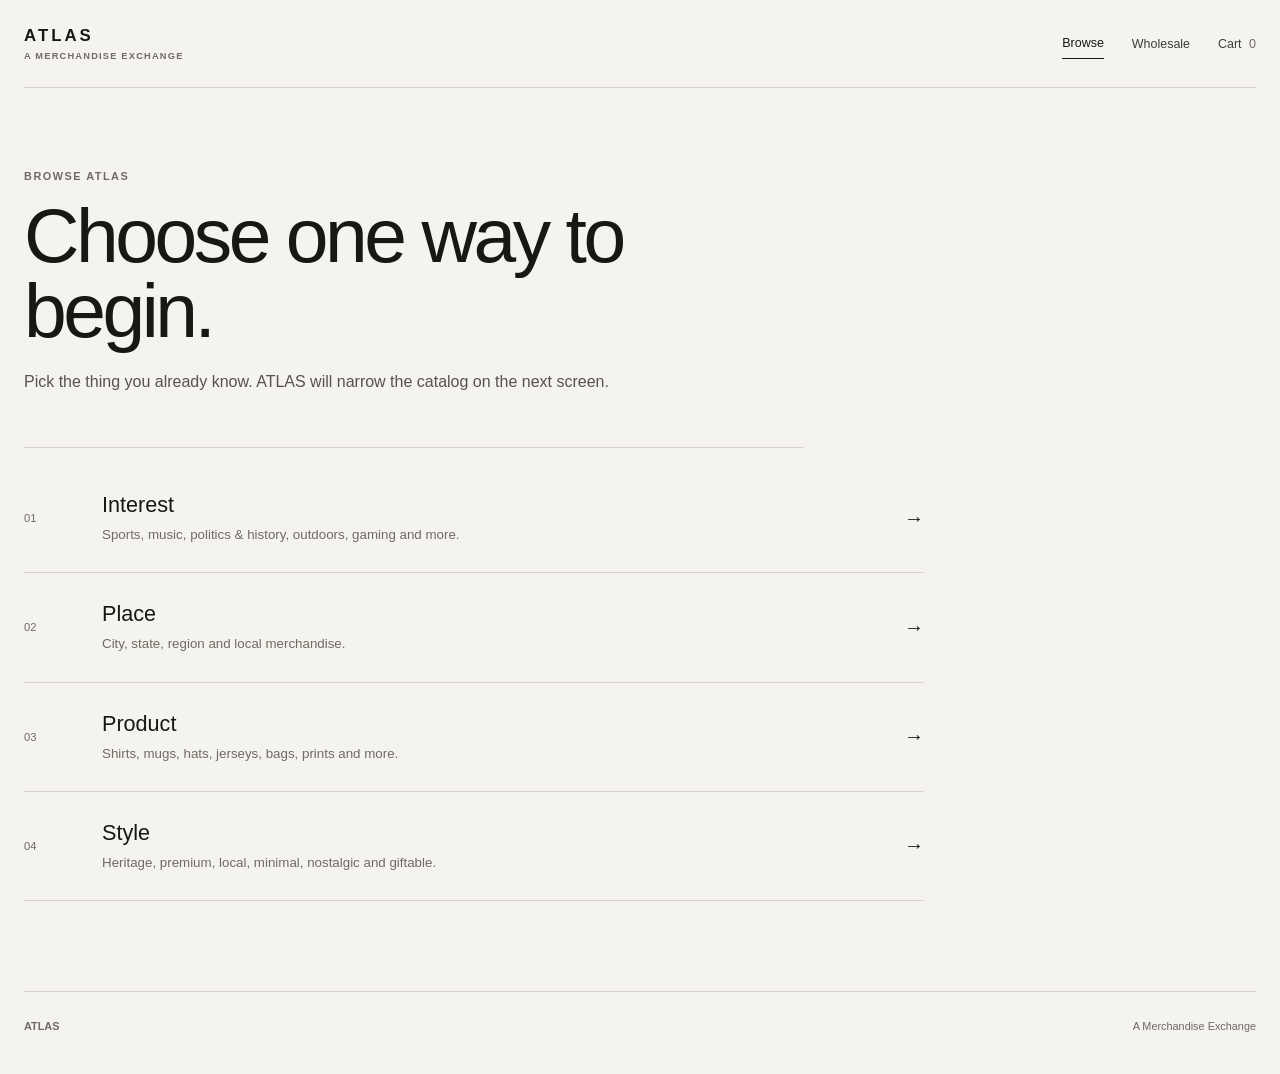
<file: browse.html>
<!doctype html>
<html lang="en">
<head>
  <meta charset="utf-8">
  <meta name="viewport" content="width=device-width, initial-scale=1">
  <meta name="theme-color" content="#f5f3ee">
  <meta name="description" content="Browse ATLAS merchandise by interest, place, product type, or style.">
  <title>Browse — ATLAS</title>
  <link rel="stylesheet" href="styles-v2.css">
  <script src="data.js" defer></script>
  <script src="app-v2.js" defer></script>
</head>
<body data-page="browse">
  <header class="site-header">
    <a class="wordmark" href="index.html">ATLAS <span>A Merchandise Exchange</span></a>
    <nav class="header-nav" aria-label="Primary">
      <a href="browse.html" aria-current="page">Browse</a>
      <a href="wholesale.html">Wholesale</a>
      <button class="cart-link" id="cart-button" type="button">Cart <span id="cart-count">0</span></button>
    </nav>
  </header>

  <main>
    <section class="page-intro narrow">
      <p class="eyebrow">Browse ATLAS</p>
      <h1>Choose one way to begin.</h1>
      <p>Pick the thing you already know. ATLAS will narrow the catalog on the next screen.</p>
    </section>

    <section class="choice-list" aria-label="Browse options">
      <a class="choice-row" href="results.html?browse=interest"><span>01</span><div><strong>Interest</strong><small>Sports, music, politics & history, outdoors, gaming and more.</small></div><b>→</b></a>
      <a class="choice-row" href="results.html?browse=place"><span>02</span><div><strong>Place</strong><small>City, state, region and local merchandise.</small></div><b>→</b></a>
      <a class="choice-row" href="results.html?browse=product"><span>03</span><div><strong>Product</strong><small>Shirts, mugs, hats, jerseys, bags, prints and more.</small></div><b>→</b></a>
      <a class="choice-row" href="results.html?browse=vibe"><span>04</span><div><strong>Style</strong><small>Heritage, premium, local, minimal, nostalgic and giftable.</small></div><b>→</b></a>
    </section>
  </main>

  <footer class="site-footer"><strong>ATLAS</strong><span>A Merchandise Exchange</span></footer>

  <dialog class="cart-dialog" id="cart-dialog"><div class="dialog-inner"><div class="dialog-head"><h2>Your demo cart</h2><button class="dialog-close" id="cart-close" type="button">Close</button></div><div id="cart-items"></div><div class="cart-total"><span>Total</span><strong id="cart-total">$0.00</strong></div><button class="button dark wide" id="checkout-button" type="button">Prototype checkout</button></div></dialog>
</body>
</html>
</file>
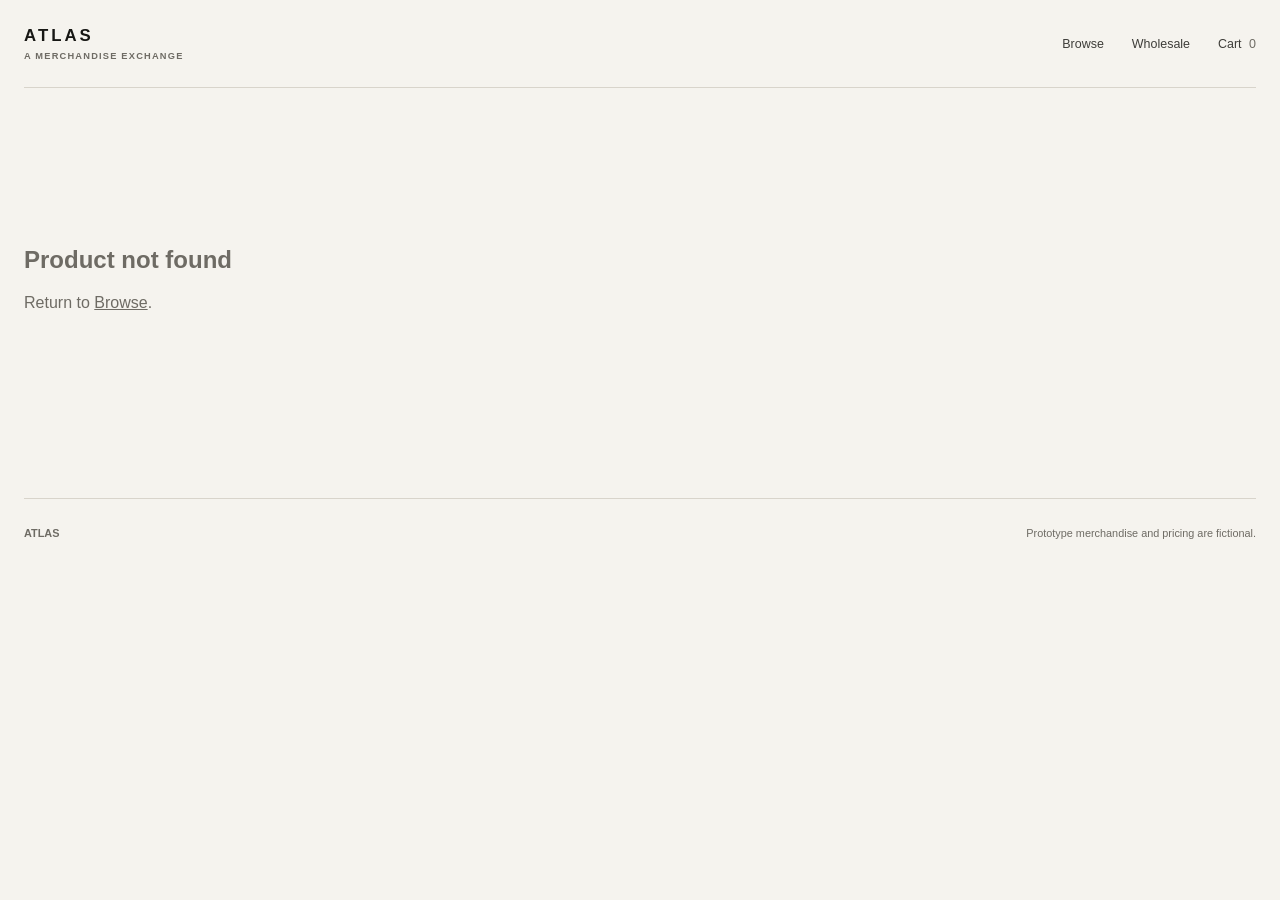
<file: product.html>
<!doctype html>
<html lang="en">
<head>
  <meta charset="utf-8">
  <meta name="viewport" content="width=device-width, initial-scale=1">
  <meta name="theme-color" content="#f5f3ee">
  <title>Product — ATLAS</title>
  <link rel="stylesheet" href="styles-v2.css">
  <script src="data.js" defer></script>
  <script src="app-v2.js" defer></script>
</head>
<body data-page="product">
  <header class="site-header">
    <a class="wordmark" href="index.html">ATLAS <span>A Merchandise Exchange</span></a>
    <nav class="header-nav" aria-label="Primary">
      <a href="browse.html">Browse</a>
      <a href="wholesale.html">Wholesale</a>
      <button class="cart-link" id="cart-button" type="button">Cart <span id="cart-count">0</span></button>
    </nav>
  </header>

  <main>
    <section class="product-page" id="product-content"></section>
  </main>

  <footer class="site-footer"><strong>ATLAS</strong><span>Prototype merchandise and pricing are fictional.</span></footer>

  <dialog class="cart-dialog" id="cart-dialog"><div class="dialog-inner"><div class="dialog-head"><h2>Your demo cart</h2><button class="dialog-close" id="cart-close" type="button">Close</button></div><div id="cart-items"></div><div class="cart-total"><span>Total</span><strong id="cart-total">$0.00</strong></div><button class="button dark wide" id="checkout-button" type="button">Prototype checkout</button></div></dialog>
</body>
</html>
</file>
<file: styles-v2.css>
:root{
  --paper:#f5f3ee;
  --surface:#fbfaf7;
  --ink:#171714;
  --muted:#6e6b64;
  --line:#d8d4cb;
  --accent:#6f7565;
  --accent-soft:#e4e6df;
  --max:1240px;
  font-family:"Helvetica Neue",Helvetica,Arial,sans-serif;
  color:var(--ink);
  background:var(--paper);
  font-synthesis:none;
}
*{box-sizing:border-box}
html{scroll-behavior:smooth}
body{margin:0;background:var(--paper);color:var(--ink);min-height:100vh}
a{color:inherit}
button,input,select{font:inherit;color:inherit}
button{cursor:pointer}
img{max-width:100%}
:focus-visible{outline:2px solid var(--accent);outline-offset:3px}
.site-header{width:min(calc(100% - 48px),var(--max));height:88px;margin:0 auto;display:flex;align-items:center;justify-content:space-between;border-bottom:1px solid var(--line)}
.wordmark{text-decoration:none;font-size:1.05rem;font-weight:800;letter-spacing:.18em;white-space:nowrap}
.wordmark span{display:block;margin-top:5px;font-size:.58rem;font-weight:600;letter-spacing:.13em;text-transform:uppercase;color:var(--muted)}
.header-nav{display:flex;align-items:center;gap:28px}
.header-nav a,.cart-link{font-size:.78rem;text-decoration:none;border:0;background:transparent;padding:8px 0;color:#3e3d39}
.header-nav a[aria-current="page"]{color:var(--ink);border-bottom:1px solid var(--ink)}
.cart-link span{margin-left:4px;color:var(--muted)}
main{width:min(calc(100% - 48px),var(--max));margin:0 auto}
.eyebrow{margin:0 0 16px;font-size:.68rem;letter-spacing:.14em;text-transform:uppercase;font-weight:700;color:var(--muted)}
.home-hero{min-height:570px;display:grid;grid-template-columns:1.05fr .75fr;gap:72px;align-items:center;padding:64px 0}
.hero-copy h1,.page-intro h1,.results-heading h1,.product-copy h1,.wholesale-hero h1{margin:0;letter-spacing:-.045em;font-weight:500;line-height:.98}
.hero-copy h1{font-size:clamp(3.3rem,7vw,6.7rem);max-width:760px}
.hero-copy>p:not(.eyebrow){max-width:610px;margin:24px 0 0;font-size:1.08rem;line-height:1.65;color:#4e4c46}
.hero-search{display:flex;align-items:center;margin-top:34px;border-bottom:1px solid var(--ink);max-width:690px}
.hero-search input{flex:1;border:0;background:transparent;outline:0;padding:18px 0;font-size:1.05rem}
.hero-search button{border:0;background:transparent;padding:18px 0 18px 20px;font-weight:600}
.hero-photo{height:500px;overflow:hidden;background:#e6e2da}
.hero-photo img{width:100%;height:100%;object-fit:cover;filter:saturate(.62) contrast(.95)}
.home-actions{display:flex;gap:32px;align-items:center;margin-top:28px;flex-wrap:wrap}
.text-link{text-decoration:none;font-size:.85rem;font-weight:600;border-bottom:1px solid #99958c;padding-bottom:4px}
.text-link:hover{border-color:var(--ink)}
.home-footnote{border-top:1px solid var(--line);padding:22px 0 44px;color:var(--muted);font-size:.72rem;display:flex;justify-content:space-between;gap:30px}
.page-intro{padding:82px 0 52px;border-bottom:1px solid var(--line)}
.page-intro.narrow{max-width:780px}
.page-intro h1{font-size:clamp(2.8rem,6vw,5.2rem)}
.page-intro>p:not(.eyebrow){max-width:650px;margin:20px 0 0;line-height:1.65;color:#56534d}
.choice-list{max-width:900px;padding:16px 0 90px}
.choice-row{display:grid;grid-template-columns:58px 1fr auto;align-items:center;gap:20px;text-decoration:none;padding:28px 0;border-bottom:1px solid var(--line)}
.choice-row>span{font-size:.7rem;color:var(--muted)}
.choice-row strong{display:block;font-size:1.35rem;font-weight:500}
.choice-row small{display:block;margin-top:7px;color:var(--muted);line-height:1.45}
.choice-row b{font-size:1.25rem;font-weight:400;transition:transform .15s}
.choice-row:hover b{transform:translateX(5px)}
.results-top{padding:60px 0 30px;border-bottom:1px solid var(--line)}
.results-heading{display:flex;justify-content:space-between;gap:30px;align-items:flex-end}
.results-heading h1{font-size:clamp(2.4rem,5vw,4.5rem)}
.results-heading p{margin:12px 0 0;color:var(--muted)}
.results-actions{display:flex;gap:18px;align-items:center}
.minimal-button{border:1px solid var(--line);background:transparent;padding:11px 15px;font-size:.76rem}
.results-search{display:flex;max-width:660px;margin-top:30px;border-bottom:1px solid var(--ink)}
.results-search input{flex:1;border:0;background:transparent;outline:0;padding:13px 0}
.results-search button{border:0;background:transparent;padding:13px 0 13px 20px}
.selection-screen{max-width:840px;padding:48px 0 90px}
.selection-screen h2{margin:0 0 14px;font-size:1.4rem;font-weight:500}
.selection-options{display:grid;grid-template-columns:1fr 1fr;gap:0 38px}
.selection-option{display:flex;justify-content:space-between;gap:20px;text-decoration:none;padding:19px 0;border-bottom:1px solid var(--line);font-size:.95rem}
.selection-option span:last-child{color:var(--muted)}
.product-grid{display:grid;grid-template-columns:repeat(4,minmax(0,1fr));gap:34px 20px;padding:38px 0 90px}
.product-card{min-width:0}
.product-photo{display:block;aspect-ratio:4/5;overflow:hidden;background:#e8e5de;text-decoration:none}
.product-photo img{width:100%;height:100%;object-fit:cover;transition:transform .3s ease;filter:saturate(.72)}
.product-card:hover .product-photo img{transform:scale(1.018)}
.product-info{padding:13px 0 0}
.product-meta{font-size:.66rem;text-transform:uppercase;letter-spacing:.08em;color:var(--muted)}
.product-name{display:block;margin-top:6px;text-decoration:none;font-size:.94rem;line-height:1.32}
.product-price{margin-top:7px;font-size:.9rem;font-weight:600}
.product-price small{display:block;margin-top:4px;color:var(--muted);font-weight:400;font-size:.72rem}
.empty-state{padding:80px 0;color:var(--muted)}
.filter-dialog,.cart-dialog{width:min(520px,calc(100% - 28px));border:0;padding:0;background:var(--surface);box-shadow:0 18px 55px rgba(0,0,0,.18)}
dialog::backdrop{background:rgba(20,20,18,.42)}
.dialog-inner{padding:34px}
.dialog-head{display:flex;align-items:center;justify-content:space-between;gap:20px;margin-bottom:28px}
.dialog-head h2{margin:0;font-size:1.55rem;font-weight:500}
.dialog-close{border:0;background:transparent;color:var(--muted);padding:4px}
.filter-fields{display:grid;gap:18px}
.filter-field label{display:block;margin-bottom:7px;font-size:.7rem;text-transform:uppercase;letter-spacing:.08em;color:var(--muted)}
.filter-field select{width:100%;border:1px solid var(--line);background:var(--surface);padding:12px}
.dialog-actions{display:flex;gap:12px;margin-top:26px}
.button{display:inline-flex;align-items:center;justify-content:center;text-decoration:none;border:1px solid var(--ink);padding:13px 18px;font-size:.78rem;font-weight:600}
.button.dark{background:var(--ink);color:white}.button.light{background:transparent}.button.wide{width:100%}
.wholesale-hero{padding:82px 0 56px;display:grid;grid-template-columns:1fr .65fr;gap:70px;border-bottom:1px solid var(--line)}
.wholesale-hero h1{font-size:clamp(3rem,6vw,5.5rem)}
.wholesale-hero p{max-width:600px;line-height:1.65;color:#55524d;margin:22px 0 0}
.wholesale-note{align-self:end;border-left:1px solid var(--line);padding-left:28px;color:var(--muted);font-size:.83rem;line-height:1.55}
.wholesale-controls{display:flex;justify-content:space-between;gap:24px;align-items:center;padding:24px 0;border-bottom:1px solid var(--line)}
.wholesale-controls form{display:flex;min-width:min(100%,520px);border-bottom:1px solid var(--ink)}
.wholesale-controls input{flex:1;border:0;background:transparent;outline:0;padding:11px 0}.wholesale-controls button{border:0;background:transparent;padding:11px 0 11px 18px}
.product-page{display:grid;grid-template-columns:1fr .8fr;gap:70px;padding:58px 0 90px}
.product-main-photo{min-height:620px;background:#e8e5de}.product-main-photo img{width:100%;height:100%;min-height:620px;object-fit:cover;filter:saturate(.72)}
.product-copy{padding-top:42px}.product-copy h1{font-size:clamp(2.5rem,5vw,4.5rem)}
.product-copy .price{font-size:1.25rem;margin:20px 0 0}.product-copy .description{margin:26px 0;line-height:1.65;color:#55524d;max-width:560px}
.product-details{border-top:1px solid var(--line);margin:26px 0}.detail-row{display:flex;justify-content:space-between;gap:20px;padding:13px 0;border-bottom:1px solid var(--line);font-size:.78rem}.detail-row span:first-child{color:var(--muted)}
.cart-line{display:grid;grid-template-columns:1fr auto;gap:16px;padding:14px 0;border-bottom:1px solid var(--line)}.cart-line small{display:block;color:var(--muted);margin-top:4px}.cart-line button{border:0;background:transparent;padding:4px 0 0;text-decoration:underline;color:var(--muted);font-size:.7rem}.cart-total{display:flex;justify-content:space-between;padding:20px 0;font-weight:600}
.site-footer{width:min(calc(100% - 48px),var(--max));margin:0 auto;border-top:1px solid var(--line);padding:28px 0 42px;color:var(--muted);font-size:.68rem;display:flex;justify-content:space-between;gap:30px}
@media(max-width:980px){.home-hero{grid-template-columns:1fr;gap:35px;padding-top:50px}.hero-photo{height:360px;order:-1}.product-grid{grid-template-columns:repeat(3,1fr)}.wholesale-hero{grid-template-columns:1fr}.wholesale-note{border-left:0;border-top:1px solid var(--line);padding:22px 0 0}.product-page{grid-template-columns:1fr}.product-main-photo,.product-main-photo img{min-height:480px}}
@media(max-width:700px){.site-header,main,.site-footer{width:min(calc(100% - 28px),var(--max))}.site-header{height:76px}.wordmark span{display:none}.header-nav{gap:16px}.header-nav a{font-size:.72rem}.home-hero{min-height:0;padding:35px 0}.hero-photo{height:260px}.hero-copy h1{font-size:3.2rem}.home-actions{gap:20px}.home-footnote{display:block}.home-footnote span{display:block;margin-top:8px}.page-intro{padding:55px 0 36px}.choice-row{grid-template-columns:35px 1fr auto}.choice-row small{font-size:.78rem}.results-heading{display:block}.results-actions{margin-top:20px}.selection-options{grid-template-columns:1fr}.product-grid{grid-template-columns:repeat(2,1fr);gap:28px 12px}.product-info{padding-top:10px}.wholesale-controls{display:block}.wholesale-controls form{margin-bottom:15px}.product-page{gap:28px;padding-top:28px}.product-main-photo,.product-main-photo img{min-height:380px}.product-copy{padding-top:0}.site-footer{display:block}.site-footer span{display:block;margin-top:8px}}
</file>
